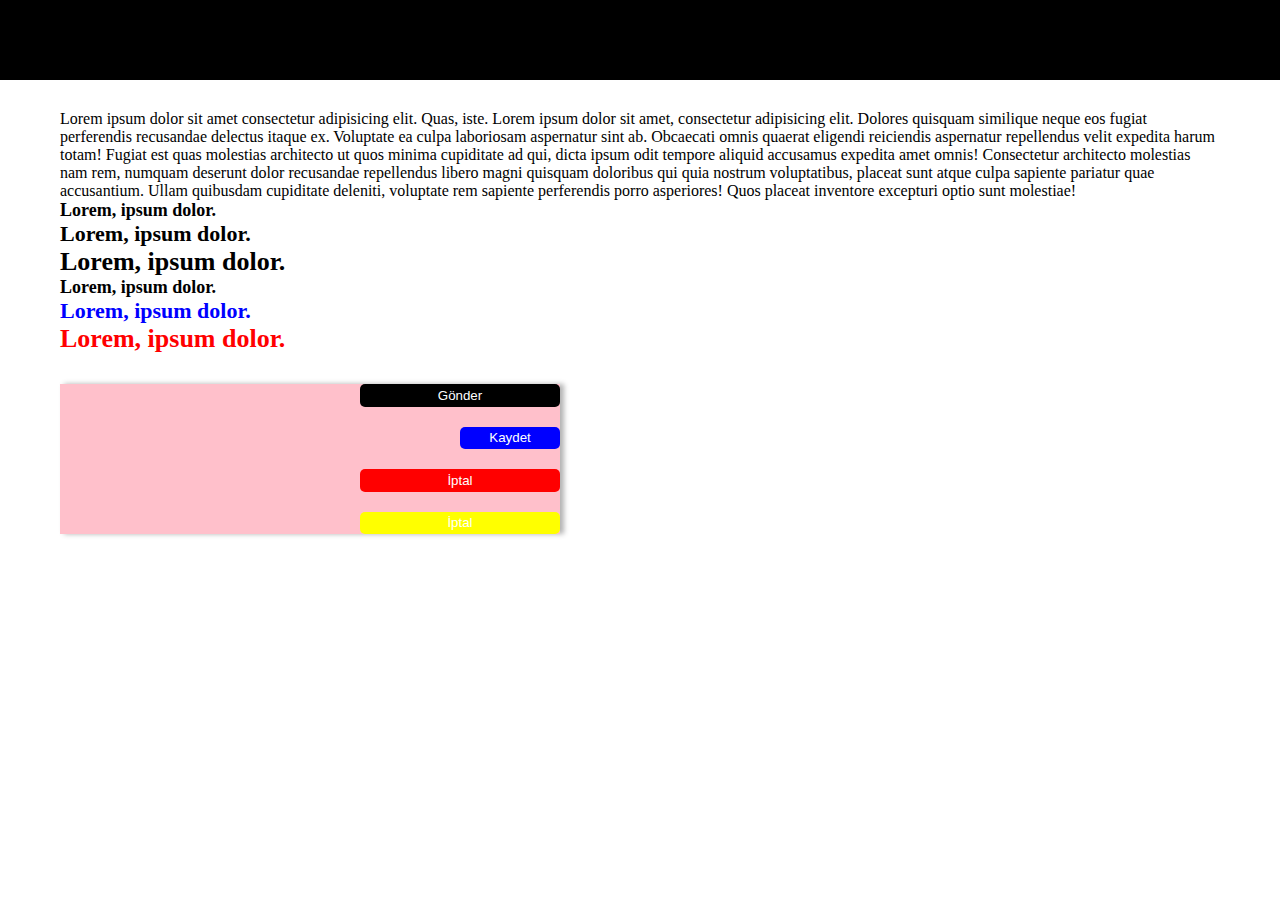
<file: lesson-1/index.html>
<!DOCTYPE html>
<html lang="en">
<head>
  <meta charset="UTF-8">
  <meta http-equiv="X-UA-Compatible" content="IE=edge">
  <meta name="viewport" content="width=device-width, initial-scale=1.0">
  <title>Staj 2024</title>
  <link rel="stylesheet" href="./assets/css/main.css">
</head>
<body>
  <div class="header"></div>
  <div class="container">
    <p>Lorem ipsum dolor sit amet consectetur adipisicing elit. Quas, iste. Lorem ipsum dolor sit amet, consectetur adipisicing elit. Dolores quisquam similique neque eos fugiat perferendis recusandae delectus itaque ex. Voluptate ea culpa laboriosam aspernatur sint ab. Obcaecati omnis quaerat eligendi reiciendis aspernatur repellendus velit expedita harum totam! Fugiat est quas molestias architecto ut quos minima cupiditate ad qui, dicta ipsum odit tempore aliquid accusamus expedita amet omnis! Consectetur architecto molestias nam rem, numquam deserunt dolor recusandae repellendus libero magni quisquam doloribus qui quia nostrum voluptatibus, placeat sunt atque culpa sapiente pariatur quae accusantium. Ullam quibusdam cupiditate deleniti, voluptate rem sapiente perferendis porro asperiores! Quos placeat inventore excepturi optio sunt molestiae!</p>
    
    <p class="title">Lorem, ipsum dolor.</p>
    <p class="title md">Lorem, ipsum dolor.</p>
    <p class="title xl">Lorem, ipsum dolor.</p>
    
    <p class="title">Lorem, ipsum dolor.</p>
    <p class="title md blue">Lorem, ipsum dolor.</p>
    <p class="title xl red">Lorem, ipsum dolor.</p>
    
    
    <div class="flex">
      <button class="btn">Gönder</button>
      <button class="btn blue sm">Kaydet</button>
      <button class="btn red">İptal</button>
      <button class="btn yellow">İptal</button>
    </div>
  </div>
</body>
</html>
</file>
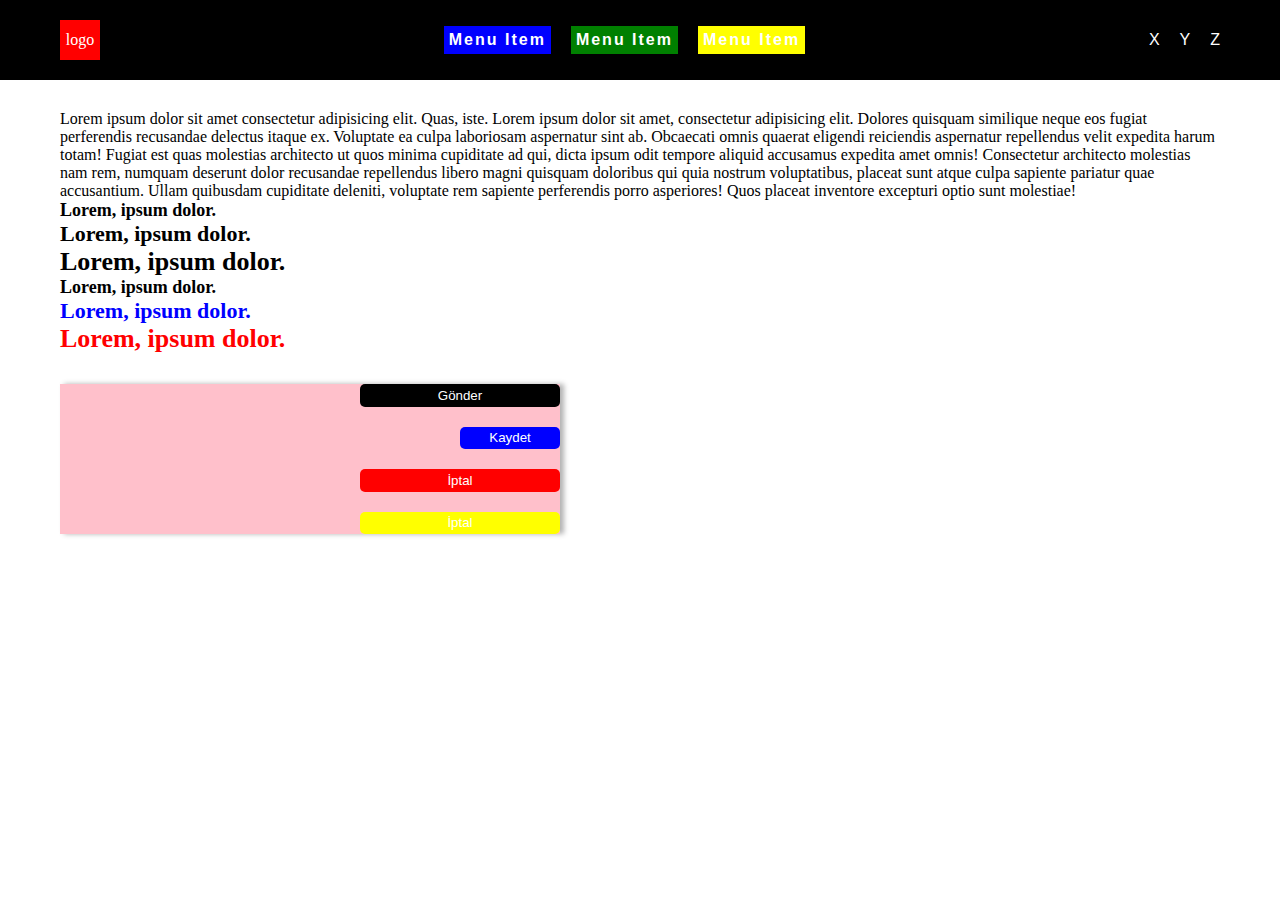
<file: lesson-2/index.html>
<!DOCTYPE html>
<html lang="en">
<head>
  <meta charset="UTF-8">
  <meta http-equiv="X-UA-Compatible" content="IE=edge">
  <meta name="viewport" content="width=device-width, initial-scale=1.0">
  <title>Staj 2024</title>
  <link rel="stylesheet" href="./assets/css/main.css">
</head>
<body>
  <header class="header">
    <div class="container">
      <div class="header-content">
        <div class="header-content__logo">logo</div>

        <nav class="header-content__menu">
          <div class="header-content__menu-item -blue">Menu Item</div>
          <div class="header-content__menu-item -green">Menu Item</div>
          <div class="header-content__menu-item -yellow">Menu Item</div>
        </nav>

        <nav class="header-content__social">
          <div class="header-content__social-item">X</div>
          <div class="header-content__social-item">Y</div>
          <div class="header-content__social-item">Z</div>
        </nav>
      </div>
    </div>
  </header>

  <main>
    <div class="container">
      <p>Lorem ipsum dolor sit amet consectetur adipisicing elit. Quas, iste. Lorem ipsum dolor sit amet, consectetur adipisicing elit. Dolores quisquam similique neque eos fugiat perferendis recusandae delectus itaque ex. Voluptate ea culpa laboriosam aspernatur sint ab. Obcaecati omnis quaerat eligendi reiciendis aspernatur repellendus velit expedita harum totam! Fugiat est quas molestias architecto ut quos minima cupiditate ad qui, dicta ipsum odit tempore aliquid accusamus expedita amet omnis! Consectetur architecto molestias nam rem, numquam deserunt dolor recusandae repellendus libero magni quisquam doloribus qui quia nostrum voluptatibus, placeat sunt atque culpa sapiente pariatur quae accusantium. Ullam quibusdam cupiditate deleniti, voluptate rem sapiente perferendis porro asperiores! Quos placeat inventore excepturi optio sunt molestiae!</p>
      
      <p class="title">Lorem, ipsum dolor.</p>
      <p class="title md">Lorem, ipsum dolor.</p>
      <p class="title xl">Lorem, ipsum dolor.</p>
      
      <p class="title">Lorem, ipsum dolor.</p>
      <p class="title md blue">Lorem, ipsum dolor.</p>
      <p class="title xl red">Lorem, ipsum dolor.</p>
      
      <div class="flex">
        <button class="btn">Gönder</button>
        <button class="btn blue sm">Kaydet</button>
        <button class="btn red">İptal</button>
        <button class="btn yellow">İptal</button>
      </div>
    </div>
  </main>
</body>
</html>
</file>
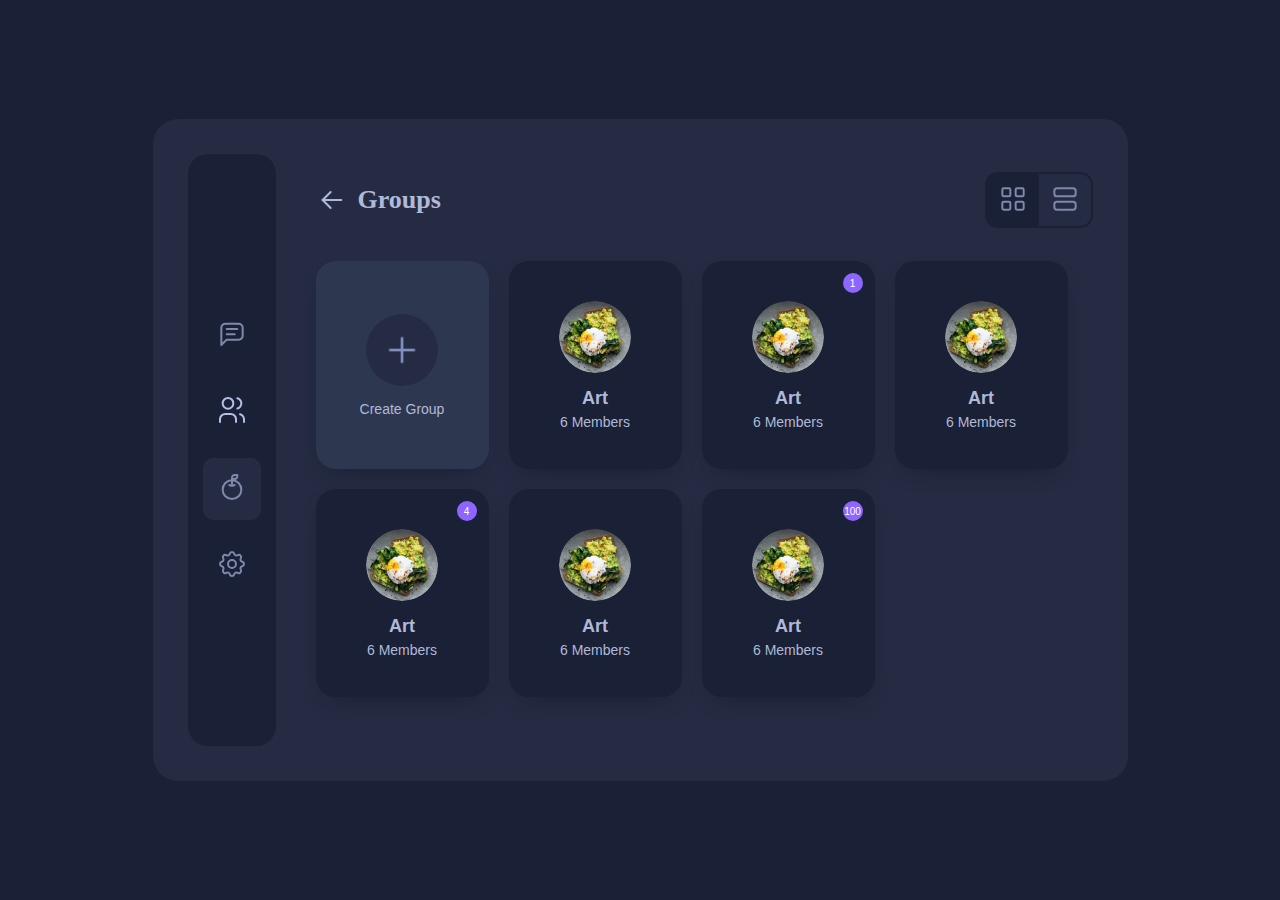
<file: lesson-3/index.html>
<!DOCTYPE html>
<html lang="en">
  <head>
    <meta charset="UTF-8" />
    <meta http-equiv="X-UA-Compatible" content="IE=edge" />
    <meta name="viewport" content="width=device-width, initial-scale=1.0" />
    <title>Staj 2024 - 3.Ders</title>
    <link rel="stylesheet" href="./assets/css/main.css" />
  </head>
  <body>
    <section class="activite">
      <aside class="activite__sidebar">
        <a class="activite__sidebar-item" href="">
          <svg
            width="32"
            height="32"
            viewBox="0 0 32 32"
            fill="none"
            xmlns="http://www.w3.org/2000/svg"
          >
            <g clip-path="url(#clip0_3_53)">
              <path
                d="M5.33334 28V10.6667C5.33334 9.60579 5.75476 8.58838 6.50491 7.83823C7.25505 7.08808 8.27247 6.66666 9.33334 6.66666H22.6667C23.7275 6.66666 24.745 7.08808 25.4951 7.83823C26.2452 8.58838 26.6667 9.60579 26.6667 10.6667V18.6667C26.6667 19.7275 26.2452 20.7449 25.4951 21.4951C24.745 22.2452 23.7275 22.6667 22.6667 22.6667H10.6667L5.33334 28Z"
                stroke="#7F89A9"
                stroke-width="2"
                stroke-linecap="round"
                stroke-linejoin="round"
              />
              <path
                d="M10.6667 12H21.3333"
                stroke="#7F89A9"
                stroke-width="2"
                stroke-linecap="round"
                stroke-linejoin="round"
              />
              <path
                d="M10.6667 17.3333H18.6667"
                stroke="#7F89A9"
                stroke-width="2"
                stroke-linecap="round"
                stroke-linejoin="round"
              />
            </g>
            <defs>
              <clipPath id="clip0_3_53">
                <rect width="32" height="32" fill="white" />
              </clipPath>
            </defs>
          </svg>
        </a>
        <a class="activite__sidebar-item" href="">
          <svg width="32" height="32" viewBox="0 0 32 32" fill="none" xmlns="http://www.w3.org/2000/svg">
            <g clip-path="url(#clip0_3_81)">
            <path d="M12 14.6667C14.9455 14.6667 17.3333 12.2789 17.3333 9.33333C17.3333 6.38781 14.9455 4 12 4C9.05448 4 6.66666 6.38781 6.66666 9.33333C6.66666 12.2789 9.05448 14.6667 12 14.6667Z" stroke="#B5BFE4" stroke-width="2" stroke-linecap="round" stroke-linejoin="round"/>
            <path d="M4 28V25.3333C4 23.9188 4.5619 22.5623 5.5621 21.5621C6.56229 20.5619 7.91885 20 9.33333 20H14.6667C16.0812 20 17.4377 20.5619 18.4379 21.5621C19.4381 22.5623 20 23.9188 20 25.3333V28" stroke="#B5BFE4" stroke-width="2" stroke-linecap="round" stroke-linejoin="round"/>
            <path d="M21.3333 4.17334C22.4806 4.46707 23.4974 5.13427 24.2235 6.06975C24.9497 7.00523 25.3438 8.15578 25.3438 9.34001C25.3438 10.5242 24.9497 11.6748 24.2235 12.6103C23.4974 13.5457 22.4806 14.2129 21.3333 14.5067" stroke="#B5BFE4" stroke-width="2" stroke-linecap="round" stroke-linejoin="round"/>
            <path d="M28 28V25.3333C27.9932 24.1562 27.5972 23.0144 26.8737 22.0859C26.1502 21.1574 25.1398 20.4943 24 20.2" stroke="#B5BFE4" stroke-width="2" stroke-linecap="round" stroke-linejoin="round"/>
            </g>
            <defs>
            <clipPath id="clip0_3_81">
            <rect width="32" height="32" fill="white"/>
            </clipPath>
            </defs>
          </svg>
        </a>
        <a class="activite__sidebar-item -active" href="">
          <svg width="32" height="32" viewBox="0 0 32 32" fill="none" xmlns="http://www.w3.org/2000/svg">
            <g clip-path="url(#clip0_3_91)">
            <path d="M16 28C21.1547 28 25.3333 23.8213 25.3333 18.6667C25.3333 13.512 21.1547 9.33334 16 9.33334C10.8453 9.33334 6.66666 13.512 6.66666 18.6667C6.66666 23.8213 10.8453 28 16 28Z" stroke="#7F88A9" stroke-width="2" stroke-linecap="round" stroke-linejoin="round"/>
            <path d="M16 14.6667V6.66667C16 5.95942 16.281 5.28115 16.781 4.78105C17.2811 4.28095 17.9594 4 18.6667 4H21.3333V5.33333C21.3333 6.04058 21.0524 6.71885 20.5523 7.21895C20.0522 7.71905 19.3739 8 18.6667 8H16" stroke="#7F88A9" stroke-width="2" stroke-linecap="round" stroke-linejoin="round"/>
            <path d="M13.3333 14C15.1107 14.8893 16.8893 14.8893 18.6667 14" stroke="#7F88A9" stroke-width="2" stroke-linecap="round" stroke-linejoin="round"/>
            </g>
            <defs>
            <clipPath id="clip0_3_91">
            <rect width="32" height="32" fill="white"/>
            </clipPath>
            </defs>
          </svg>
        </a>
        <a class="activite__sidebar-item" href="">
          <svg width="32" height="32" viewBox="0 0 32 32" fill="none" xmlns="http://www.w3.org/2000/svg">
            <g clip-path="url(#clip0_3_87)">
            <path d="M13.7667 5.756C14.3347 3.41467 17.6653 3.41467 18.2333 5.756C18.3186 6.10773 18.4856 6.43437 18.7209 6.70933C18.9563 6.98429 19.2532 7.19981 19.5875 7.33833C19.9219 7.47685 20.2842 7.53447 20.645 7.50649C21.0059 7.47852 21.355 7.36574 21.664 7.17733C23.7213 5.924 26.0773 8.27867 24.824 10.3373C24.6359 10.6462 24.5233 10.9951 24.4954 11.3557C24.4674 11.7163 24.525 12.0784 24.6634 12.4125C24.8017 12.7467 25.017 13.0434 25.2916 13.2787C25.5663 13.514 25.8926 13.6812 26.244 13.7667C28.5853 14.3347 28.5853 17.6653 26.244 18.2333C25.8923 18.3186 25.5656 18.4856 25.2907 18.7209C25.0157 18.9563 24.8002 19.2532 24.6617 19.5875C24.5232 19.9219 24.4655 20.2842 24.4935 20.645C24.5215 21.0059 24.6343 21.355 24.8227 21.664C26.076 23.7213 23.7213 26.0773 21.6627 24.824C21.3538 24.6359 21.0049 24.5233 20.6443 24.4954C20.2837 24.4674 19.9216 24.525 19.5875 24.6634C19.2533 24.8017 18.9566 25.017 18.7213 25.2916C18.486 25.5663 18.3188 25.8926 18.2333 26.244C17.6653 28.5853 14.3347 28.5853 13.7667 26.244C13.6814 25.8923 13.5144 25.5656 13.2791 25.2907C13.0437 25.0157 12.7468 24.8002 12.4125 24.6617C12.0781 24.5232 11.7158 24.4655 11.355 24.4935C10.9941 24.5215 10.645 24.6343 10.336 24.8227C8.27867 26.076 5.92267 23.7213 7.176 21.6627C7.36414 21.3538 7.47673 21.0049 7.50465 20.6443C7.53256 20.2837 7.47499 19.9216 7.33663 19.5875C7.19827 19.2533 6.98301 18.9566 6.70836 18.7213C6.43371 18.486 6.10742 18.3188 5.756 18.2333C3.41467 17.6653 3.41467 14.3347 5.756 13.7667C6.10773 13.6814 6.43437 13.5144 6.70933 13.2791C6.98429 13.0437 7.19981 12.7468 7.33833 12.4125C7.47685 12.0781 7.53447 11.7158 7.50649 11.355C7.47852 10.9941 7.36574 10.645 7.17733 10.336C5.924 8.27867 8.27867 5.92267 10.3373 7.176C11.6707 7.98667 13.3987 7.26933 13.7667 5.756Z" stroke="#7F88A9" stroke-width="2" stroke-linecap="round" stroke-linejoin="round"/>
            <path d="M16 20C18.2091 20 20 18.2091 20 16C20 13.7909 18.2091 12 16 12C13.7909 12 12 13.7909 12 16C12 18.2091 13.7909 20 16 20Z" stroke="#7F88A9" stroke-width="2" stroke-linecap="round" stroke-linejoin="round"/>
            </g>
            <defs>
            <clipPath id="clip0_3_87">
            <rect width="32" height="32" fill="white"/>
            </clipPath>
            </defs>
          </svg>
        </a>
      </aside>
      <div class="activite__content">
        <header class="activite__header">
          <div class="activite__back-btn">
            <svg width="32" height="32" viewBox="0 0 32 32" fill="none" xmlns="http://www.w3.org/2000/svg">
              <g clip-path="url(#clip0_3_11)">
              <path d="M6.66667 16H25.3333" stroke="#B1B9D8" stroke-width="2" stroke-linecap="round" stroke-linejoin="round"/>
              <path d="M6.66667 16L14.6667 24" stroke="#B1B9D8" stroke-width="2" stroke-linecap="round" stroke-linejoin="round"/>
              <path d="M6.66667 16L14.6667 8" stroke="#B1B9D8" stroke-width="2" stroke-linecap="round" stroke-linejoin="round"/>
              </g>
              <defs>
              <clipPath id="clip0_3_11">
              <rect width="32" height="32" fill="white"/>
              </clipPath>
              </defs>
            </svg>              
            <p class="activite__back-btn-name">Groups</p>
          </div>
          <div class="activite__tab">
            <button class="activite__tab-btn -active">
              <svg width="32" height="32" viewBox="0 0 32 32" fill="none" xmlns="http://www.w3.org/2000/svg">
                <g clip-path="url(#clip0_3_98)">
                <path d="M12 5.33333H6.66665C5.93027 5.33333 5.33331 5.93028 5.33331 6.66666V12C5.33331 12.7364 5.93027 13.3333 6.66665 13.3333H12C12.7364 13.3333 13.3333 12.7364 13.3333 12V6.66666C13.3333 5.93028 12.7364 5.33333 12 5.33333Z" stroke="#7F89A9" stroke-width="2" stroke-linecap="round" stroke-linejoin="round"/>
                <path d="M25.3334 5.33333H20C19.2636 5.33333 18.6667 5.93028 18.6667 6.66666V12C18.6667 12.7364 19.2636 13.3333 20 13.3333H25.3334C26.0697 13.3333 26.6667 12.7364 26.6667 12V6.66666C26.6667 5.93028 26.0697 5.33333 25.3334 5.33333Z" stroke="#7F89A9" stroke-width="2" stroke-linecap="round" stroke-linejoin="round"/>
                <path d="M12 18.6667H6.66665C5.93027 18.6667 5.33331 19.2636 5.33331 20V25.3333C5.33331 26.0697 5.93027 26.6667 6.66665 26.6667H12C12.7364 26.6667 13.3333 26.0697 13.3333 25.3333V20C13.3333 19.2636 12.7364 18.6667 12 18.6667Z" stroke="#7F89A9" stroke-width="2" stroke-linecap="round" stroke-linejoin="round"/>
                <path d="M25.3334 18.6667H20C19.2636 18.6667 18.6667 19.2636 18.6667 20V25.3333C18.6667 26.0697 19.2636 26.6667 20 26.6667H25.3334C26.0697 26.6667 26.6667 26.0697 26.6667 25.3333V20C26.6667 19.2636 26.0697 18.6667 25.3334 18.6667Z" stroke="#7F89A9" stroke-width="2" stroke-linecap="round" stroke-linejoin="round"/>
                </g>
                <defs>
                <clipPath id="clip0_3_98">
                <rect width="32" height="32" fill="white"/>
                </clipPath>
                </defs>
              </svg>                
            </button>
            <button class="activite__tab-btn">
              <svg width="32" height="32" viewBox="0 0 32 32" fill="none" xmlns="http://www.w3.org/2000/svg">
                <g clip-path="url(#clip0_3_116)">
                <path d="M24 5.33333H7.99998C6.52722 5.33333 5.33331 6.52724 5.33331 7.99999V10.6667C5.33331 12.1394 6.52722 13.3333 7.99998 13.3333H24C25.4727 13.3333 26.6666 12.1394 26.6666 10.6667V7.99999C26.6666 6.52724 25.4727 5.33333 24 5.33333Z" stroke="#7F88A9" stroke-width="2" stroke-linecap="round" stroke-linejoin="round"/>
                <path d="M24 18.6667H7.99998C6.52722 18.6667 5.33331 19.8606 5.33331 21.3333V24C5.33331 25.4728 6.52722 26.6667 7.99998 26.6667H24C25.4727 26.6667 26.6666 25.4728 26.6666 24V21.3333C26.6666 19.8606 25.4727 18.6667 24 18.6667Z" stroke="#7F88A9" stroke-width="2" stroke-linecap="round" stroke-linejoin="round"/>
                </g>
                <defs>
                <clipPath id="clip0_3_116">
                <rect width="32" height="32" fill="white"/>
                </clipPath>
                </defs>
              </svg>                
            </button>
          </div>
        </header>
        <div class="activite__list">
          <div class="activite__item -create">
            <img class="activite__item-img" src="./assets/img/create.png" alt="Create Group" />
            <p class="activite__item-count">create group</p>
          </div>
          <div class="activite__item">
            <img class="activite__item-img" src="./assets/img/cuisine.png" alt="Cuisine" />
            <p class="activite__item-title">Art</p>
            <p class="activite__item-count">6 members</p>
          </div>
          <div class="activite__item -active" data-count="1">
            <img class="activite__item-img" src="./assets/img/cuisine.png" alt="Cuisine" />
            <p class="activite__item-title">Art</p>
            <p class="activite__item-count">6 members</p>
          </div>
          <div class="activite__item">
            <img class="activite__item-img" src="./assets/img/cuisine.png" alt="Cuisine" />
            <p class="activite__item-title">Art</p>
            <p class="activite__item-count">6 members</p>
          </div>
          <div class="activite__item -active" data-count="4">
            <img class="activite__item-img" src="./assets/img/cuisine.png" alt="Cuisine" />
            <p class="activite__item-title">Art</p>
            <p class="activite__item-count">6 members</p>
          </div>
          <div class="activite__item">
            <img class="activite__item-img" src="./assets/img/cuisine.png" alt="Cuisine" />
            <p class="activite__item-title">Art</p>
            <p class="activite__item-count">6 members</p>
          </div>
          <div class="activite__item -active" data-count="100">
            <img class="activite__item-img" src="./assets/img/cuisine.png" alt="Cuisine" />
            <p class="activite__item-title">Art</p>
            <p class="activite__item-count">6 members</p>
          </div>
        </div>
      </div>
    </section>
  </body>
</html>
</file>
<file: lesson-1/assets/css/main.css>
* {
  margin: 0;
  padding: 0;
  box-sizing: border-box;
}

.btn {
  height: 40px;
  width: 200px;
  border-radius: 5px;
  border: none;
  background-color: black;
  color: white;
}
.btn.blue {
  background-color: blue;
}
.btn.red {
  background-color: red;
}
.btn.yellow {
  background-color: yellow;
}
.btn.sm {
  width: 100px;
}

.title {
  font-size: 18px;
  font-weight: 700;
}
.title.sm {
  font-size: 14px;
}
.title.md {
  font-size: 22px;
}
.title.xl {
  font-size: 26px;
}
.title.red {
  color: red;
}
.title.blue {
  color: blue;
}

.header {
  height: 80px;
  width: 100%;
  background-color: black;
  margin-bottom: 30px;
}

.container {
  width: 1200px;
  margin: 0 auto;
  padding-left: 20px;
  padding-right: 20px;
}

.flex {
  /* display: flex;
   justify-content: space-between;
   align-items: center;
  */
  display: flex;
  flex-flow: column nowrap;
  justify-content: center;
  align-items: flex-end;
  box-shadow: 4px 0 5px rgba(0, 0, 0, 0.3);
  gap: 20px;
  width: 500px;
  height: 150px;
  margin-top: 30px;
  background-color: pink;
}/*# sourceMappingURL=main.css.map */
</file>
<file: lesson-2/assets/css/main.css>
* {
  margin: 0;
  padding: 0;
  box-sizing: border-box;
}

.btn {
  height: 40px;
  width: 200px;
  border-radius: 5px;
  border: none;
  background-color: black;
  color: white;
}
.btn.blue {
  background-color: blue;
}
.btn.red {
  background-color: red;
}
.btn.yellow {
  background-color: yellow;
}
.btn.sm {
  width: 100px;
}

.title {
  font-size: 18px;
  font-weight: 700;
}
.title.sm {
  font-size: 14px;
}
.title.md {
  font-size: 22px;
}
.title.xl {
  font-size: 26px;
}
.title.red {
  color: red;
}
.title.blue {
  color: blue;
}

.header {
  height: 80px;
  width: 100%;
  background-color: black;
  margin-bottom: 30px;
  color: white;
}
.header-content {
  height: 80px;
  display: flex;
  flex-flow: row nowrap;
  justify-content: space-between;
  align-items: center;
}
.header-content__logo {
  height: 40px;
  width: 40px;
  background-color: red;
  display: flex;
  flex-flow: row nowrap;
  justify-content: center;
  align-items: center;
}
.header-content__menu {
  list-style: none;
  display: flex;
  flex-flow: row nowrap;
  justify-content: space-between;
  align-items: center;
  gap: 20px;
}
.header-content__menu-item {
  font-weight: 600;
  font-family: Arial, Helvetica, sans-serif;
  letter-spacing: 2px;
  padding: 5px;
}
.header-content__menu-item:hover {
  border-radius: 3px;
  cursor: pointer;
  transition: all 0.3s;
  background-color: red;
}
.header-content__menu-item.-blue {
  background-color: blue;
}
.header-content__menu-item.-green {
  background-color: green;
}
.header-content__menu-item.-yellow {
  background-color: yellow;
}
.header-content__social {
  list-style: none;
  font-family: Arial, Helvetica, sans-serif;
  display: flex;
  flex-flow: row nowrap;
  justify-content: space-between;
  align-items: center;
  gap: 20px;
}

.container {
  width: 1200px;
  margin: 0 auto;
  padding-left: 20px;
  padding-right: 20px;
}

.flex {
  /* display: flex;
   justify-content: space-between;
   align-items: center;
  */
  display: flex;
  flex-flow: column nowrap;
  justify-content: center;
  align-items: flex-end;
  box-shadow: 4px 0 5px rgba(0, 0, 0, 0.3);
  gap: 20px;
  width: 500px;
  height: 150px;
  margin-top: 30px;
  background-color: pink;
}/*# sourceMappingURL=main.css.map */
</file>
<file: lesson-3/assets/css/main.css>
* {
  margin: 0;
  padding: 0;
  box-sizing: border-box;
}

.title {
  font-size: 18px;
  font-weight: 700;
}
.title.sm {
  font-size: 14px;
}
.title.md {
  font-size: 22px;
}
.title.xl {
  font-size: 26px;
}

.activite {
  height: 662px;
  width: 975px;
  background-color: #252B42;
  border-radius: 25px;
  padding: 35px;
  display: flex;
  flex-flow: row nowrap;
  justify-content: flex-start;
  align-items: flex-start;
  gap: 40px;
}
.activite__sidebar {
  width: 88px;
  height: 100%;
  padding: 15px;
  border-radius: 20px;
  background-color: #1A2036;
  display: flex;
  flex-flow: column nowrap;
  justify-content: center;
  align-items: center;
  gap: 15px;
}
.activite__sidebar-item {
  padding: 13px;
  border-radius: 10px;
}
.activite__sidebar-item.-active {
  background-color: #252B42;
}
.activite__sidebar-item:hover {
  border-radius: 10px;
  background-color: #252B42;
  transition: all 0.3s;
}
.activite__content {
  width: 100%;
  display: flex;
  flex-flow: column nowrap;
  justify-content: space-between;
  align-items: normal;
  gap: 35px;
  padding-top: 20px;
}
.activite__header {
  height: 52px;
  display: flex;
  flex-flow: row nowrap;
  justify-content: space-between;
  align-items: center;
}
.activite__back-btn {
  display: flex;
  flex-flow: row nowrap;
  justify-content: center;
  align-items: center;
  gap: 10px;
}
.activite__back-btn-name {
  font-size: 26px;
  font-weight: bold;
  color: #B1B9D8;
}
.activite__tab {
  display: flex;
  flex-flow: row nowrap;
  justify-content: center;
  align-items: center;
  border: 2px solid #1A2036;
  border-radius: 13px;
  overflow: hidden;
}
.activite__tab-btn {
  cursor: pointer;
  border: none;
  height: 52px;
  width: 52px;
  background-color: transparent;
}
.activite__tab-btn.-active {
  background-color: #1A2036;
}
.activite__list {
  display: flex;
  flex-flow: row wrap;
  justify-content: normal;
  align-items: center;
  gap: 20px;
}
.activite__item {
  position: relative;
  display: flex;
  flex-flow: column nowrap;
  justify-content: center;
  align-items: center;
  padding: 20px;
  height: 208px;
  width: 173px;
  background-color: #1A2036;
  border-radius: 20px;
  box-shadow: 0 10px 25px -15px #111628;
  color: #B1B9D8;
  font-family: Arial, Helvetica, sans-serif;
  cursor: pointer;
}
.activite__item.-create {
  background-color: #2E3750;
}
.activite__item-img {
  height: 72px;
  width: 72px;
  border-radius: 100%;
  object-fit: cover;
  margin-bottom: 15px;
}
.activite__item-title {
  margin-bottom: 5px;
  font-size: 18px;
  font-weight: bold;
  text-transform: capitalize;
}
.activite__item-count {
  font-size: 14px;
  font-weight: medium;
  text-transform: capitalize;
}
.activite__item.-active::before {
  content: attr(data-count);
  position: absolute;
  top: 12px;
  right: 12px;
  height: 20px;
  width: 20px;
  font-size: 10px;
  display: flex;
  flex-flow: row nowrap;
  justify-content: center;
  align-items: center;
  color: #ffffff;
  background-color: #8E66FF;
  border-radius: 50%;
}

.container {
  width: 1200px;
  margin: 0 auto;
  padding-left: 20px;
  padding-right: 20px;
}

body {
  background-color: #1A2036;
  height: 100vh;
  width: 100%;
  display: flex;
  flex-flow: row nowrap;
  justify-content: center;
  align-items: center;
}/*# sourceMappingURL=main.css.map */
</file>
